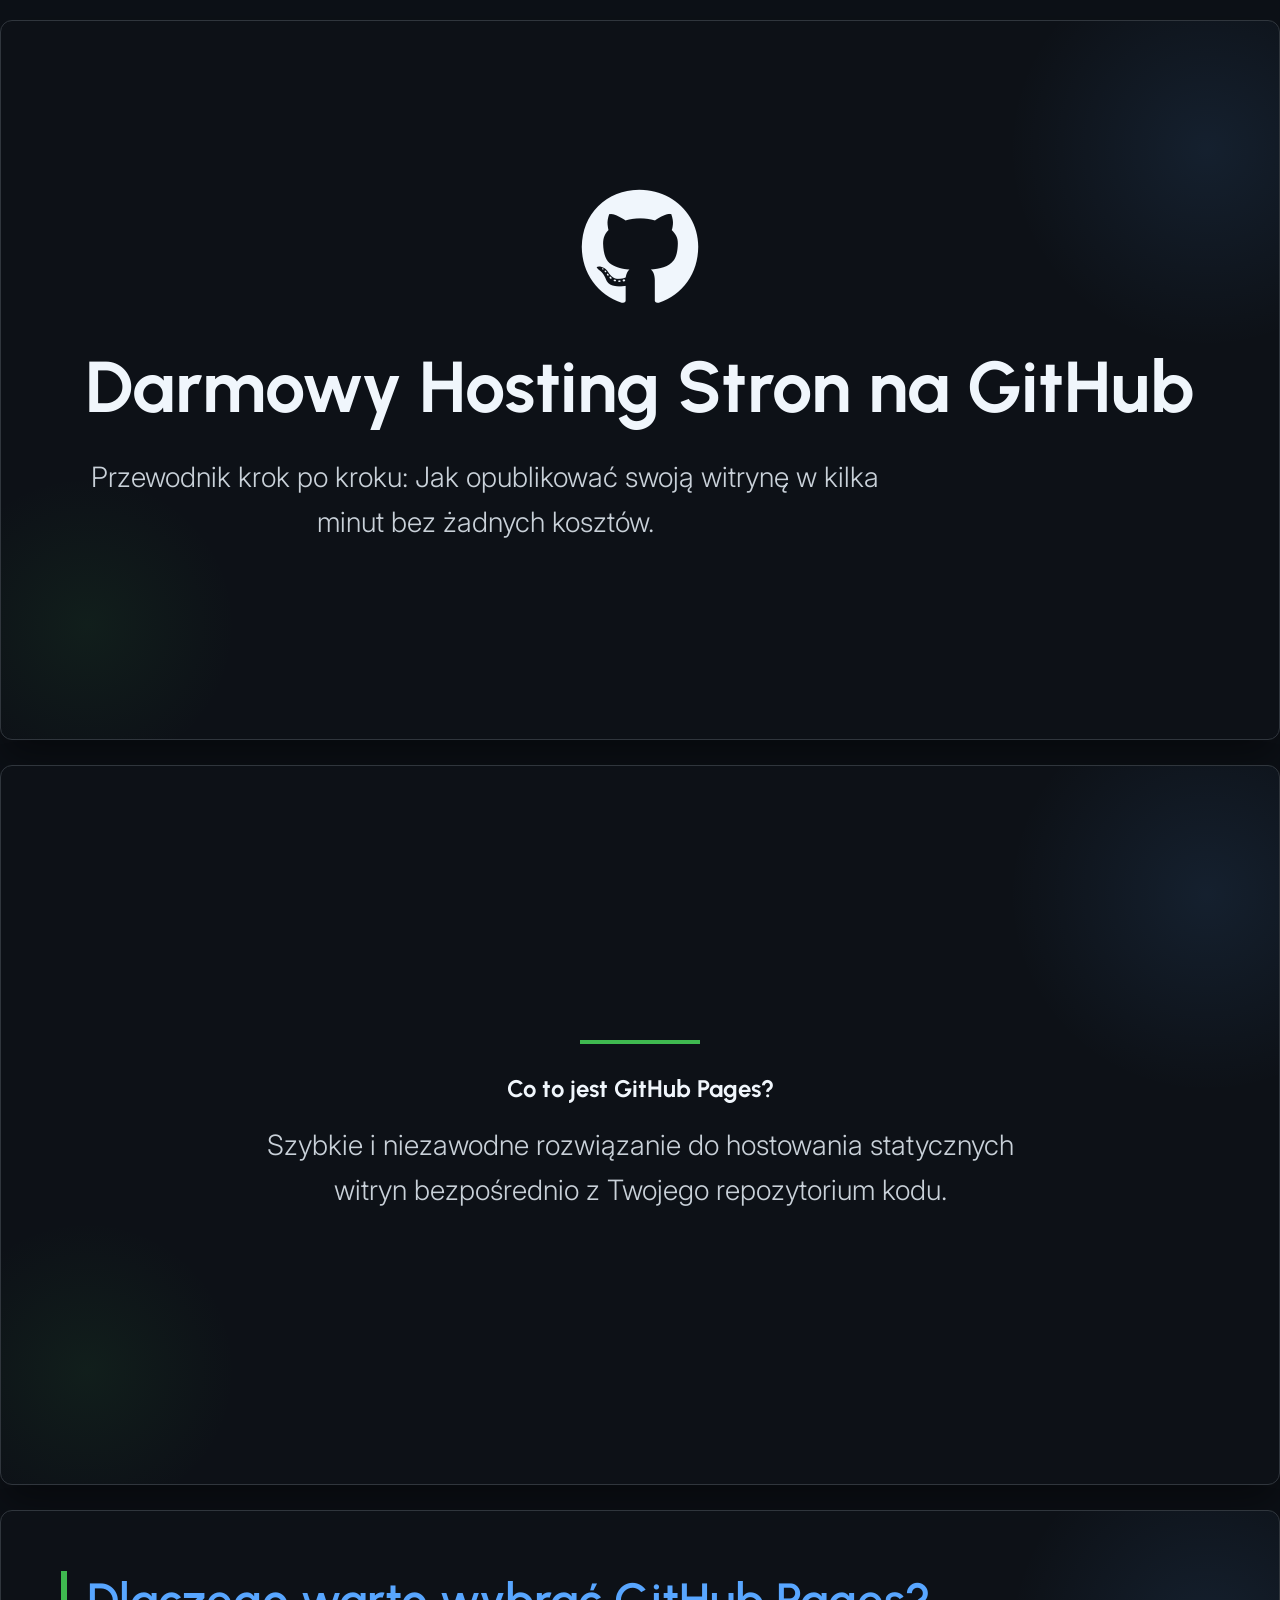
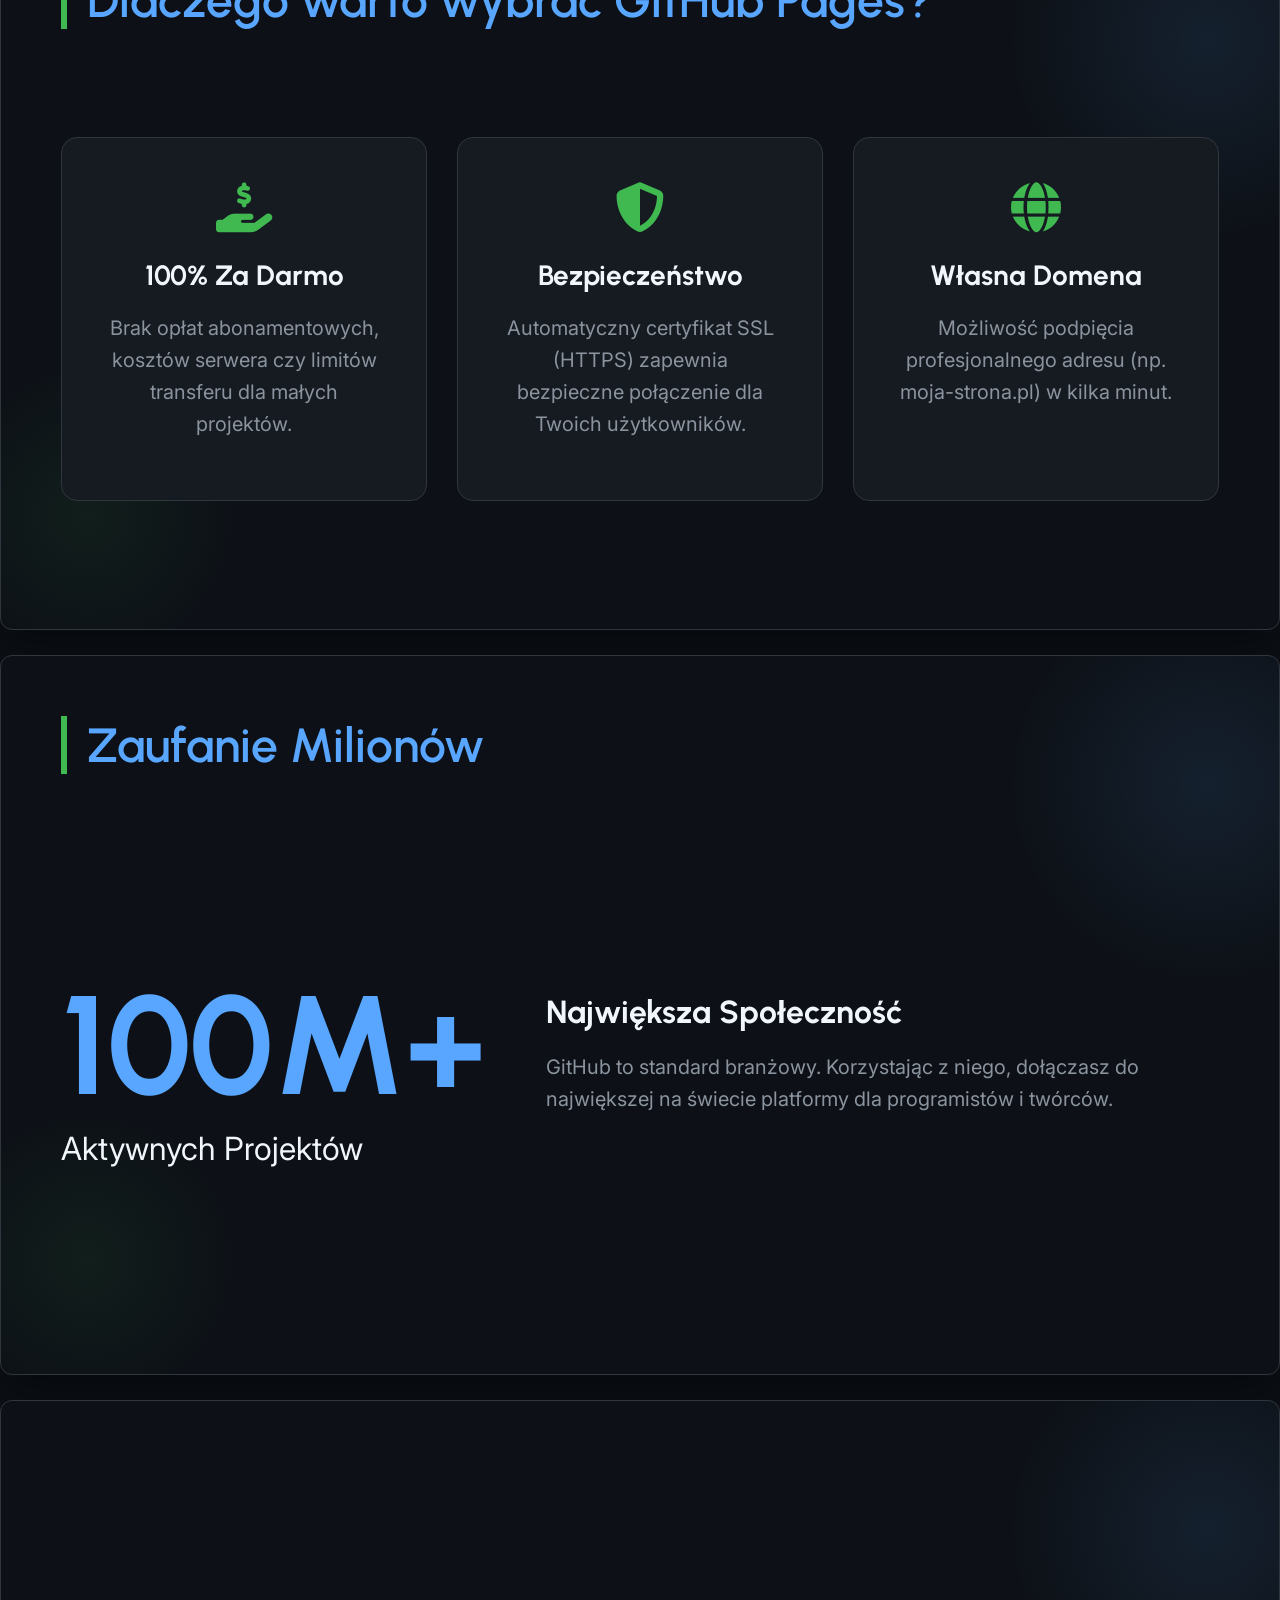
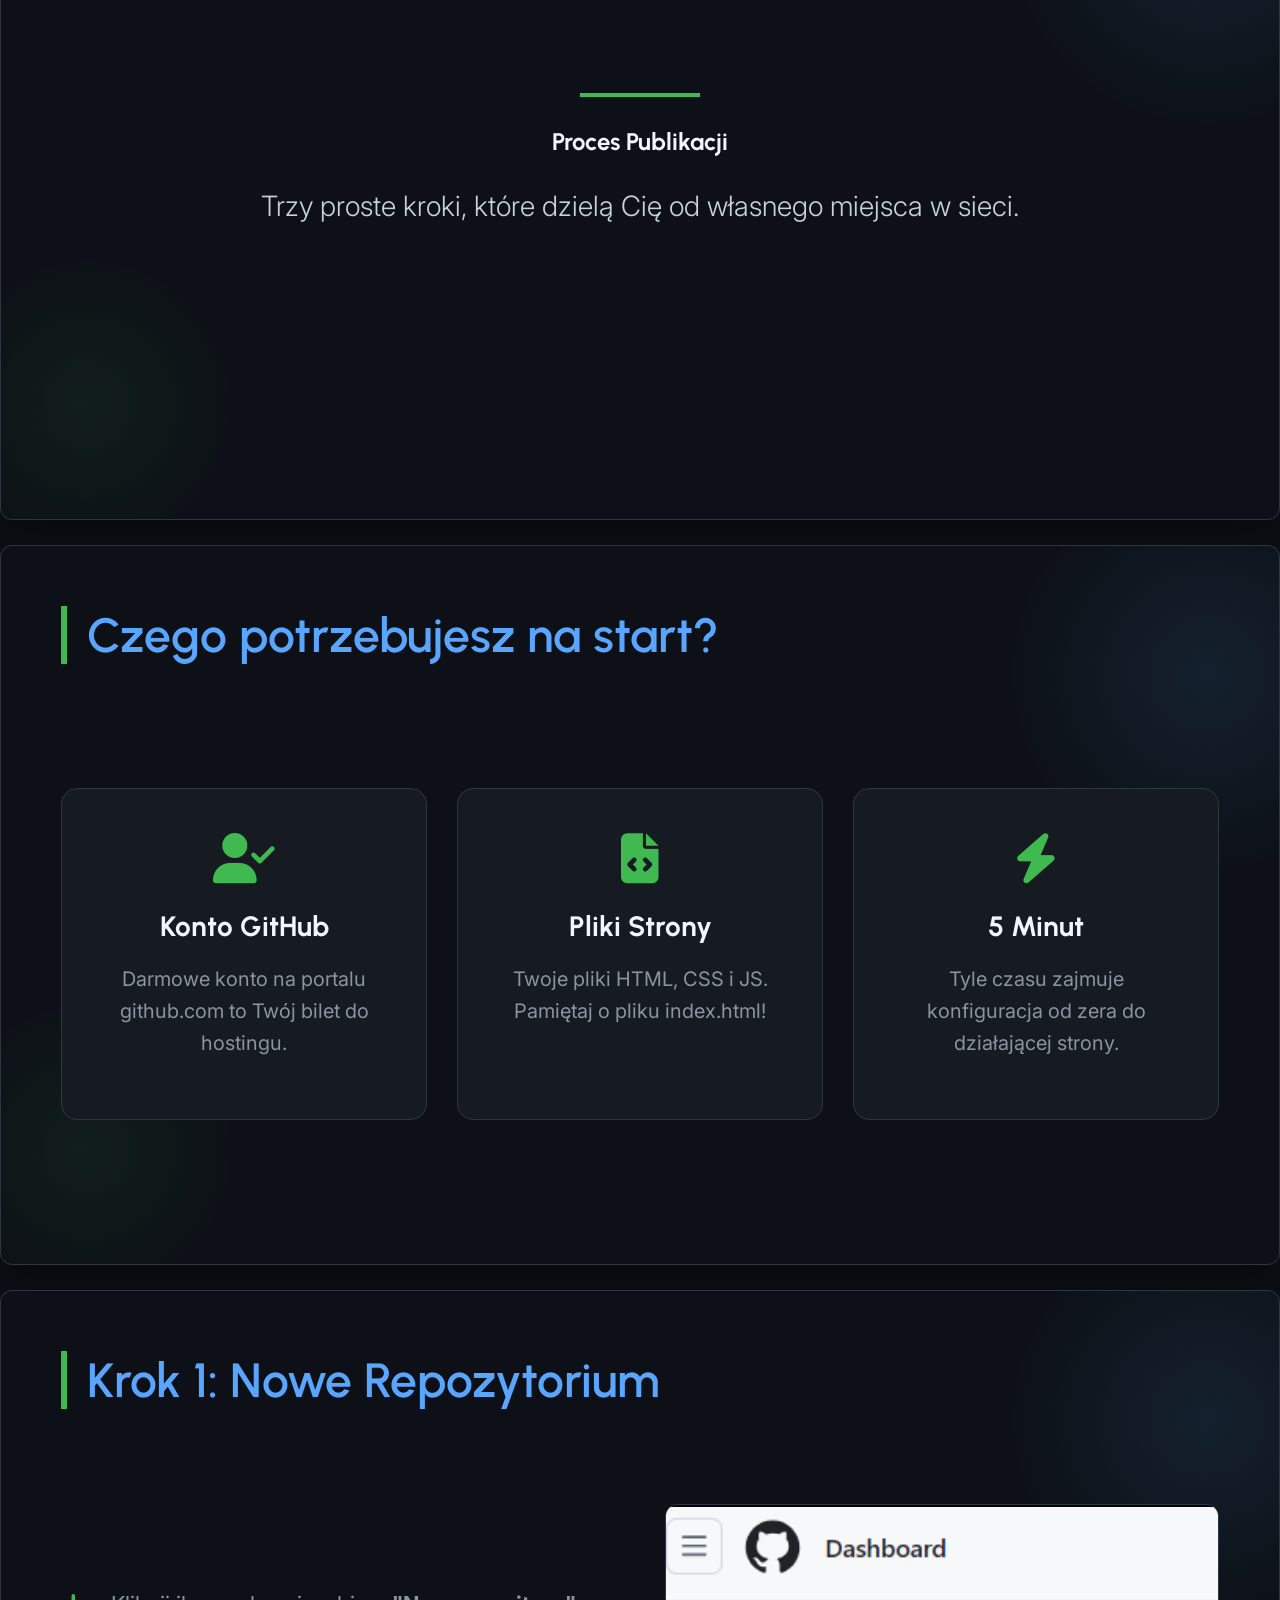
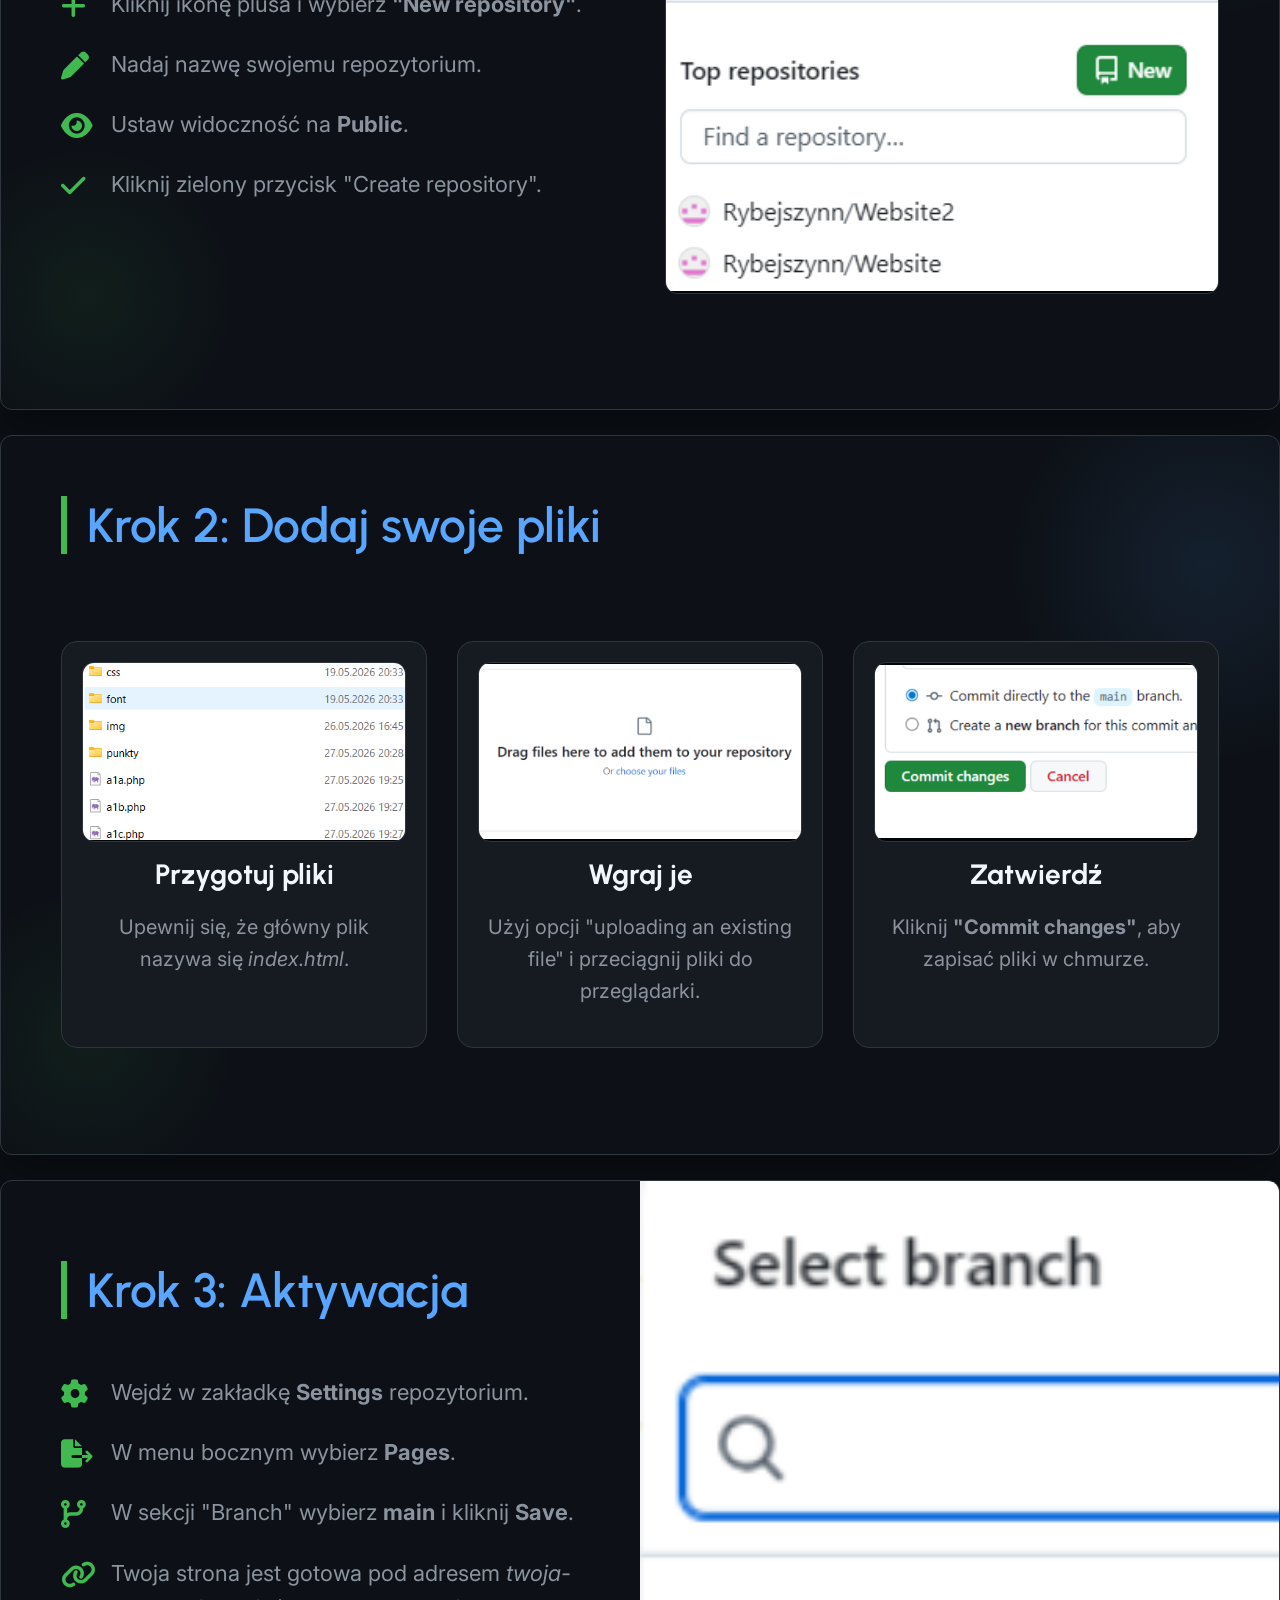
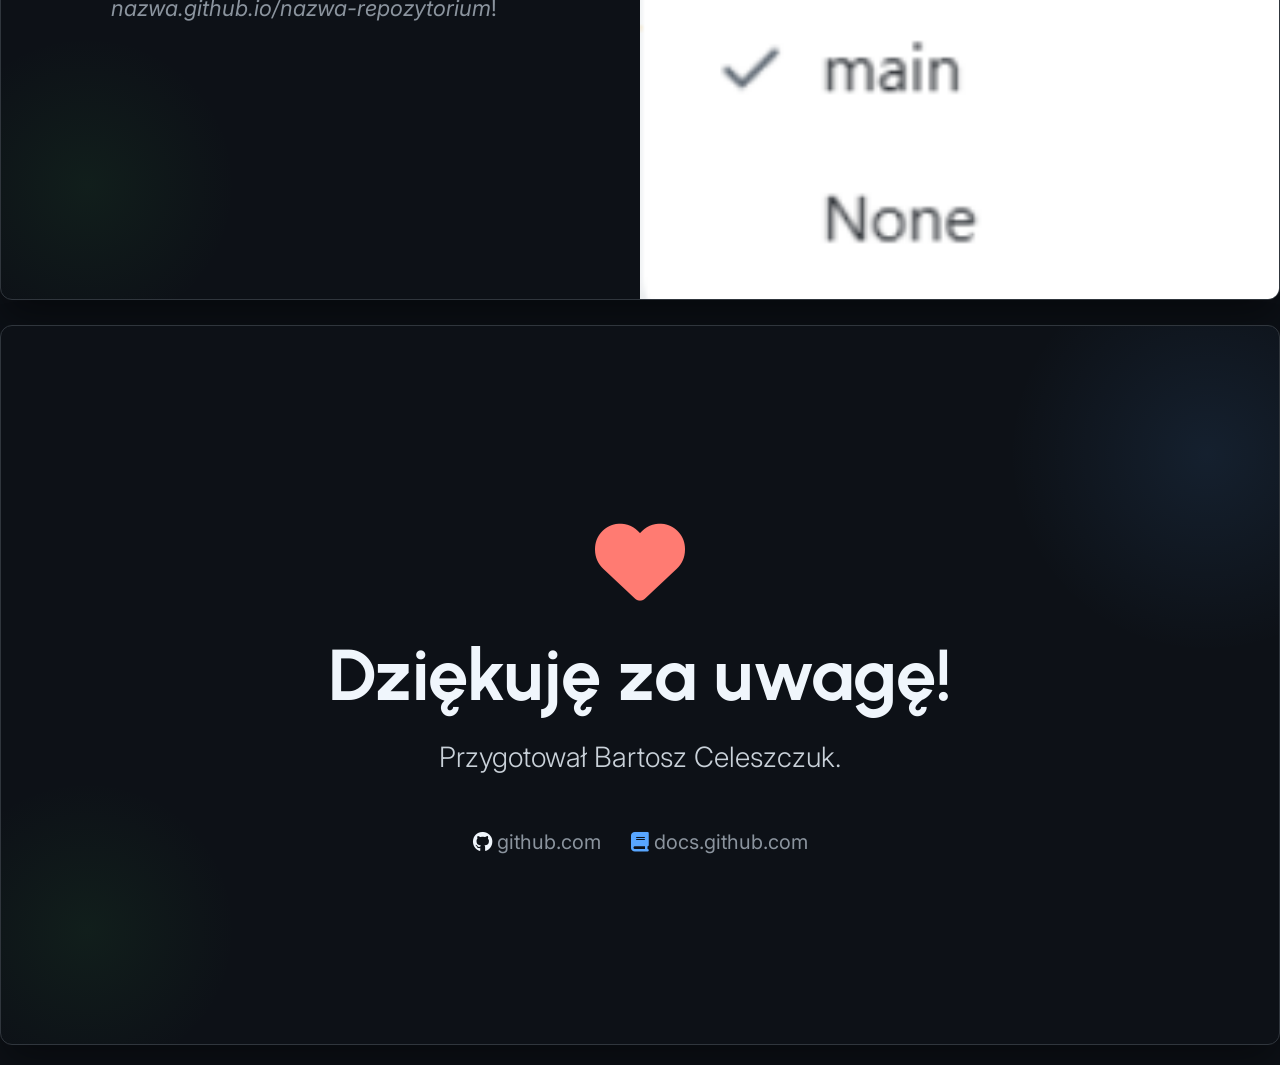
<file: index.html>
<!DOCTYPE html>
<html lang="pl">
<head>
    <meta charset="UTF-8">
    <meta name="viewport" content="width=device-width, initial-scale=1.0">
    <title>Darmowy Hosting Stron na GitHub</title>
    <link rel="preconnect" href="https://fonts.googleapis.com">
    <link rel="preconnect" href="https://fonts.gstatic.com" crossorigin>
    <link href="https://fonts.googleapis.com/css2?family=Urbanist:wght=400;500;700&family=Inter:wght=300;400;600&display=swap" rel="stylesheet">
    <link rel="stylesheet" href="https://cdnjs.cloudflare.com/ajax/libs/font-awesome/6.5.1/css/all.min.css">
    <style>
        * { box-sizing: border-box; }
        body {
            background-color: #0d1117;
            display: grid;
            gap: 25px;
            grid-template-columns: 1fr;
            margin: 0;
            min-height: 100vh;
            padding: 20px 0;
            place-items: center;
        }

        .slide-container {
            align-items: center;
            background-color: #0d1117;
            border-radius: 12px;
            box-shadow: 0 20px 40px rgba(0, 0, 0, 0.4);
            display: flex;
            flex-direction: column;
            font-family: 'Inter', sans-serif;
            height: 720px;
            justify-content: center;
            overflow: hidden;
            padding: 60px;
            position: relative;
            width: 1280px;
            border: 1px solid #30363d;
        }

        .slide-container::before {
            content: '';
            position: absolute;
            top: -10%;
            right: -10%;
            width: 400px;
            height: 400px;
            background: radial-gradient(circle, rgba(88, 166, 255, 0.1) 0%, transparent 70%);
            z-index: 0;
        }

        .slide-container::after {
            content: '';
            position: absolute;
            bottom: -5%;
            left: -5%;
            width: 300px;
            height: 300px;
            background: radial-gradient(circle, rgba(63, 185, 80, 0.08) 0%, transparent 70%);
            z-index: 0;
        }

        .slide-container > * { position: relative; z-index: 1; }

        h1, h2, h3 {
            color: #f0f6fc;
            font-family: 'Urbanist', sans-serif;
            margin: 0;
        }

        h1 { font-size: 72px; font-weight: 700; line-height: 1.1; margin-bottom: 20px; }
        
        .slide-title {
            font-size: 48px;
            font-weight: 600;
            margin-bottom: 40px;
            text-align: left;
            width: 100%;
            color: #58a6ff;
            border-left: 6px solid #3fb950;
            padding-left: 20px;
        }

        p, li, td, th { color: #8b949e; font-size: 20px; line-height: 1.6; }

        .subtitle { font-size: 28px; color: #c9d1d9; font-weight: 300; max-width: 800px; }

        .content-area {
            display: flex;
            flex-direction: column;
            flex-grow: 1;
            justify-content: center;
            width: 100%;
        }

        .title-layout { text-align: center; }

        .section-title-layout { text-align: center; }
        .section-title-layout hr { border: none; height: 4px; width: 120px; background: #3fb950; margin: 30px auto; }

        .two-column {
            display: grid;
            grid-template-columns: 1fr 1fr;
            gap: 50px;
            width: 100%;
            align-items: center;
        }

        .tiled-content { display: flex; gap: 30px; width: 100%; }
        .tile {
            background: #161b22;
            border: 1px solid #30363d;
            border-radius: 16px;
            padding: 40px;
            flex: 1;
            text-align: center;
            transition: transform 0.3s ease;
        }
        .tile .icon { font-size: 50px; color: #3fb950; margin-bottom: 20px; }
        .tile h3 { font-size: 28px; margin-bottom: 15px; }

        .image-wrapper {
            border-radius: 12px;
            overflow: hidden;
            border: 1px solid #30363d;
            height: 100%;
            background: #010409;
        }
        .image-wrapper img { width: 100%; height: 100%; object-fit: contain; }

        .highlight-numbers-layout { display: flex; align-items: center; gap: 60px; }
        .number { font-size: 140px; font-weight: 700; color: #58a6ff; font-family: 'Urbanist'; }
        .number-label { font-size: 32px; color: #f0f6fc; }

        .bullet-list { list-style: none; padding: 0; }
        .bullet-list li { position: relative; padding-left: 50px; margin-bottom: 25px; font-size: 22px; }
        .bullet-list i { position: absolute; left: 0; top: 5px; color: #3fb950; font-size: 28px; }

        .chart-container { width: 100%; height: 400px; padding: 20px; }
        .area-chart-svg { width: 100%; height: 100%; overflow: visible; }
        .area-fill { fill: url(#grad); }
        .line-stroke { fill: none; stroke: #58a6ff; stroke-width: 4; }
        .axis-label { fill: #8b949e; font-size: 16px; }

        .bleed-image-layout {
            display: grid;
            grid-template-columns: repeat(2, minmax(0, 1fr));
            padding: 0;
            align-items: start;
        }
        .bleed-image-layout .content-container { padding: 80px 60px; }
        .bleed-image-layout .image-container { height: 100%; overflow: hidden; }
        .bleed-image-layout img { height: 720px; width: 100%; object-fit: cover; }

        .qa-layout { text-align: center; }
        .contact-info { margin-top: 40px; color: #58a6ff; font-size: 24px; }
    </style>
</head>
<body>

<div class="slide-container" id="slide1">
    <div class="title-layout">
        <div style="margin-bottom: 40px;">
            <i class="fa-brands fa-github" style="font-size: 120px; color: #f0f6fc;"></i>
        </div>
        <h1>Darmowy Hosting Stron na GitHub</h1>
        <p class="subtitle">Przewodnik krok po kroku: Jak opublikować swoją witrynę w kilka minut bez żadnych kosztów.</p>
    </div>
</div>

<div class="slide-container" id="slide2">
    <div class="section-title-layout">
        <hr>
        <h2>Co to jest GitHub Pages?</h2>
        <p class="subtitle" style="margin-top: 20px;">Szybkie i niezawodne rozwiązanie do hostowania statycznych witryn bezpośrednio z Twojego repozytorium kodu.</p>
    </div>
</div>

<div class="slide-container" id="slide3">
    <h2 class="slide-title">Dlaczego warto wybrać GitHub Pages?</h2>
    <div class="content-area">
        <div class="tiled-content">
            <div class="tile">
                <div class="icon"><i class="fa-solid fa-hand-holding-dollar"></i></div>
                <h3>100% Za Darmo</h3>
                <p>Brak opłat abonamentowych, kosztów serwera czy limitów transferu dla małych projektów.</p>
            </div>
            <div class="tile">
                <div class="icon"><i class="fa-solid fa-shield-halved"></i></div>
                <h3>Bezpieczeństwo</h3>
                <p>Automatyczny certyfikat SSL (HTTPS) zapewnia bezpieczne połączenie dla Twoich użytkowników.</p>
            </div>
            <div class="tile">
                <div class="icon"><i class="fa-solid fa-globe"></i></div>
                <h3>Własna Domena</h3>
                <p>Możliwość podpięcia profesjonalnego adresu (np. moja-strona.pl) w kilka minut.</p>
            </div>
        </div>
    </div>
</div>

<div class="slide-container" id="slide4">
    <h2 class="slide-title">Zaufanie Milionów</h2>
    <div class="content-area">
        <div class="highlight-numbers-layout">
            <div>
                <div class="number">100M+</div>
                <div class="number-label">Aktywnych Projektów</div>
            </div>
            <div>
                <h3 style="color: #f0f6fc; font-size: 32px;">Największa Społeczność</h3>
                <p>GitHub to standard branżowy. Korzystając z niego, dołączasz do największej na świecie platformy dla programistów i twórców.</p>
            </div>
        </div>
    </div>
</div>

<div class="slide-container" id="slide5">
    <div class="section-title-layout">
        <hr>
        <h2>Proces Publikacji</h2>
        <p class="subtitle">Trzy proste kroki, które dzielą Cię od własnego miejsca w sieci.</p>
    </div>
</div>

<div class="slide-container" id="slide6">
    <h2 class="slide-title">Czego potrzebujesz na start?</h2>
    <div class="content-area">
        <div class="tiled-content">
            <div class="tile">
                <div class="icon"><i class="fa-solid fa-user-check"></i></div>
                <h3>Konto GitHub</h3>
                <p>Darmowe konto na portalu github.com to Twój bilet do hostingu.</p>
            </div>
            <div class="tile">
                <div class="icon"><i class="fa-solid fa-file-code"></i></div>
                <h3>Pliki Strony</h3>
                <p>Twoje pliki HTML, CSS i JS. Pamiętaj o pliku index.html!</p>
            </div>
            <div class="tile">
                <div class="icon"><i class="fa-solid fa-bolt"></i></div>
                <h3>5 Minut</h3>
                <p>Tyle czasu zajmuje konfiguracja od zera do działającej strony.</p>
            </div>
        </div>
    </div>
</div>

<div class="slide-container" id="slide7">
    <h2 class="slide-title">Krok 1: Nowe Repozytorium</h2>
    <div class="content-area">
        <div class="two-column">
            <div>
                <ul class="bullet-list">
                    <li><i class="fa-solid fa-plus"></i>Kliknij ikonę plusa i wybierz <strong>"New repository"</strong>.</li>
                    <li><i class="fa-solid fa-pen"></i>Nadaj nazwę swojemu repozytorium.</li>
                    <li><i class="fa-solid fa-eye"></i>Ustaw widoczność na <strong>Public</strong>.</li>
                    <li><i class="fa-solid fa-check"></i>Kliknij zielony przycisk "Create repository".</li>
                </ul>
            </div>
            <div class="image-wrapper">
                <img src="img/img1.png" alt="GitHub New Repository Form">
            </div>
        </div>
    </div>
</div>

<div class="slide-container" id="slide8">
    <h2 class="slide-title">Krok 2: Dodaj swoje pliki</h2>
    <div class="content-area">
        <div class="tiled-content">
            <div class="tile" style="padding: 20px;">
                <div class="image-wrapper" style="height: 180px; margin-bottom: 15px;">
                    <img src="img/img2.png">
                </div>
                <h3>Przygotuj pliki</h3>
                <p>Upewnij się, że główny plik nazywa się <em>index.html</em>.</p>
            </div>
            <div class="tile" style="padding: 20px;">
                <div class="image-wrapper" style="height: 180px; margin-bottom: 15px;">
                    <img src="img/img3.png" alt="Drag and Drop interface">
                </div>
                <h3>Wgraj je</h3>
                <p>Użyj opcji "uploading an existing file" i przeciągnij pliki do przeglądarki.</p>
            </div>
            <div class="tile" style="padding: 20px;">
                <div class="image-wrapper" style="height: 180px; margin-bottom: 15px;">
                     <img src="img/img4.png">
                </div>
                <h3>Zatwierdź</h3>
                <p>Kliknij <strong>"Commit changes"</strong>, aby zapisać pliki w chmurze.</p>
            </div>
        </div>
    </div>
</div>


<div class="slide-container bleed-image-layout" id="slide10">
    <div class="content-container">
        <h2 class="slide-title">Krok 3: Aktywacja</h2>
        <div class="content-area">
            <ul class="bullet-list">
                <li><i class="fa-solid fa-gear"></i>Wejdź w zakładkę <strong>Settings</strong> repozytorium.</li>
                <li><i class="fa-solid fa-file-export"></i>W menu bocznym wybierz <strong>Pages</strong>.</li>
                <li><i class="fa-solid fa-code-branch"></i>W sekcji "Branch" wybierz <strong>main</strong> i kliknij <strong>Save</strong>.</li>
                <li><i class="fa-solid fa-link"></i>Twoja strona jest gotowa pod adresem <em>twoja-nazwa.github.io/nazwa-repozytorium</em>!</li>
            </ul>
        </div>
    </div>
    <div class="image-container">
        <img src="img/img5.png" alt="GitHub Pages Settings UI">
    </div>
</div>
<div class="slide-container" id="slide13">
    <div class="qa-layout">
        <div style="margin-bottom: 30px;">
            <i class="fa-solid fa-heart" style="font-size: 90px; color: #ff7b72;"></i>
        </div>
        <h1>Dziękuję za uwagę!</h1>
        <p class="subtitle" style="margin-top: 20px;">Przygotował Bartosz Celeszczuk.</p>
        <div class="contact-info" style="margin-top: 50px; font-size: 20px; color: #8b949e;">
            <span style="margin-right: 25px;"><i class="fa-brands fa-github" style="color: #f0f6fc;"></i> github.com</span>
            <span><i class="fa-solid fa-book" style="color: #58a6ff;"></i> docs.github.com</span>
        </div>
    </div>
</div>

</body>
</html>
</file>
